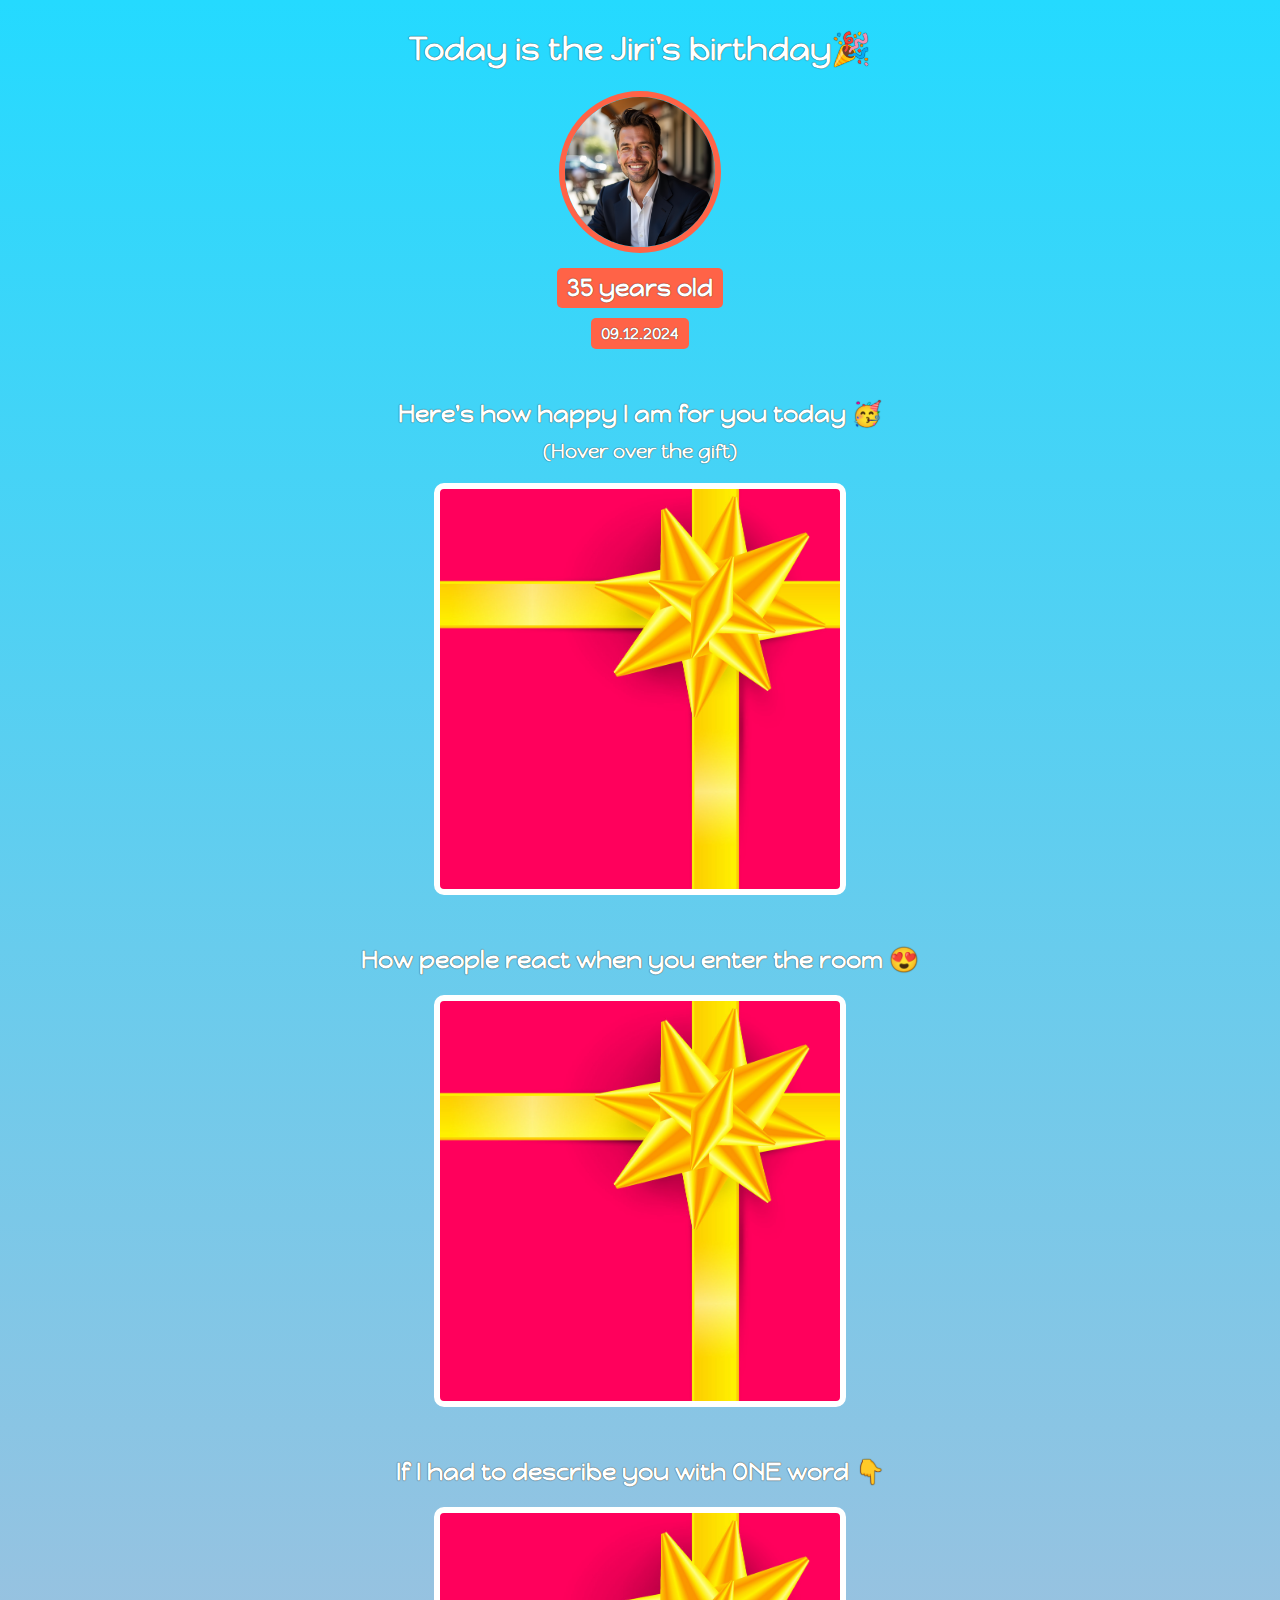
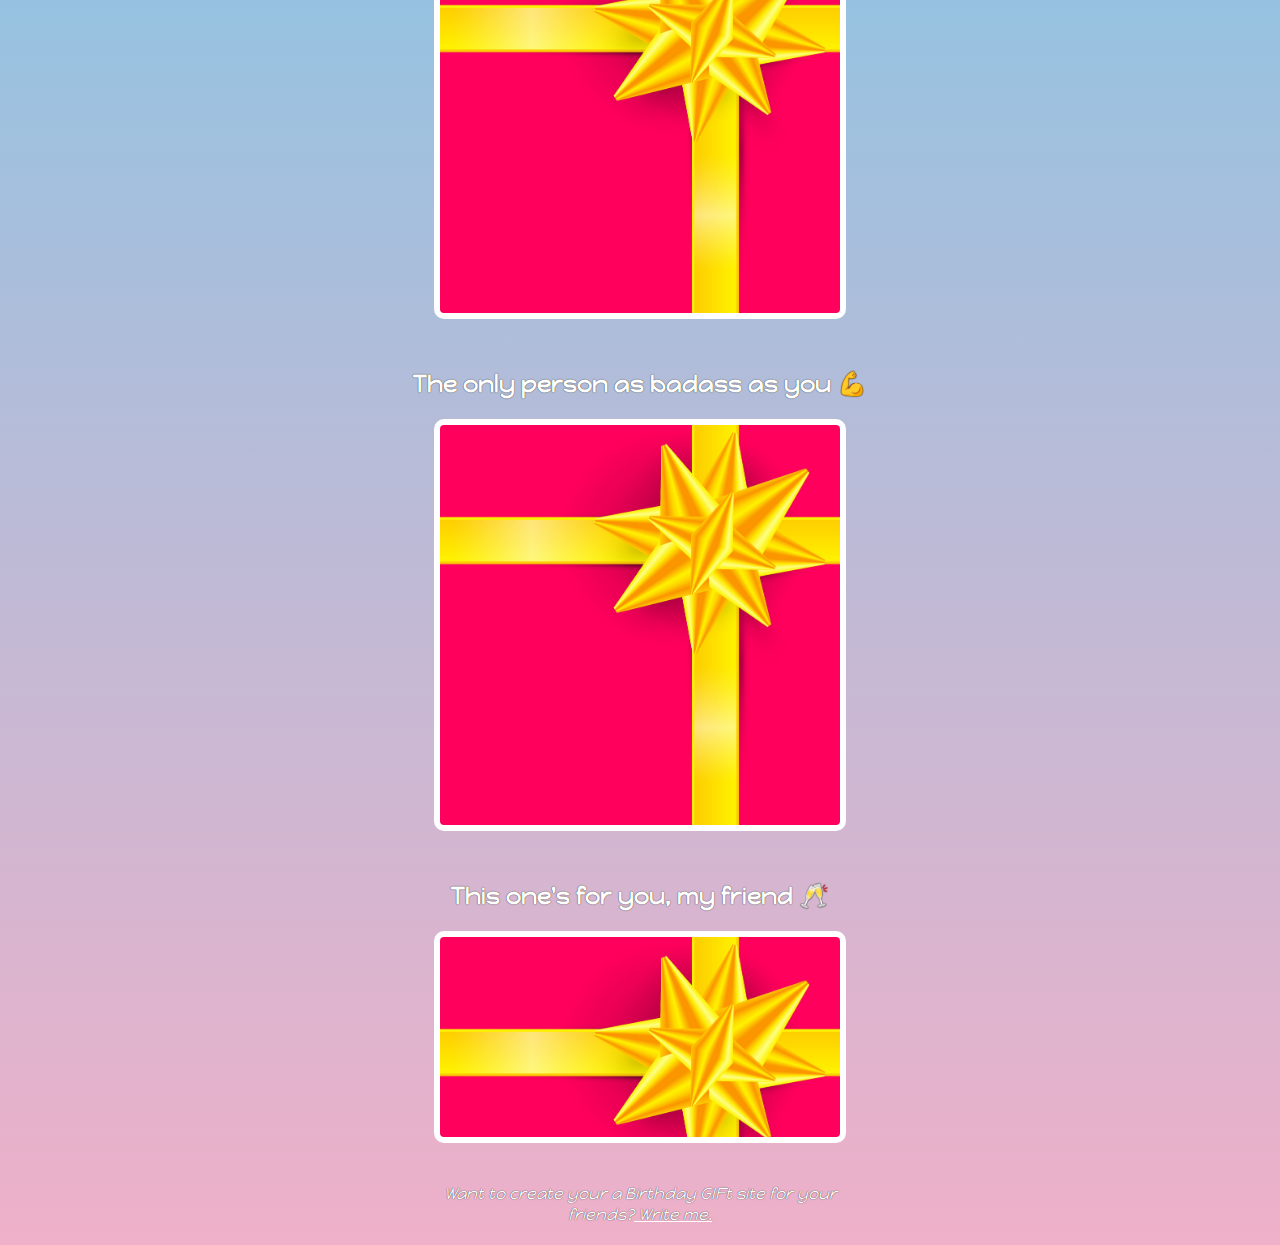
<file: html-css-projects/birthday-gift-site/index.html>
<html>
    <head>
        <link rel="preconnect" href="https://fonts.googleapis.com">
        <link rel="preconnect" href="https://fonts.gstatic.com" crossorigin>
        <link href="https://fonts.googleapis.com/css2?family=Happy+Monkey&display=swap" rel="stylesheet">
        <link rel="stylesheet" href="styles.css">
    </head>
    <body>
        <div id="header">
            <h1>Today is the Jiri's birthday🎉</h1>
            <img id="bff-img" src="images/jiri.png">
            <h2 id="bday-age">35 years old</h2>
            <h4 id="bday-date">09.12.2024</h4>
        </div>
        
        <div class="gift-section">
            <h2 class="gift-title">Here's how happy I am for you today 🥳</h2>
            <h3 class="gift-hint">(Hover over the gift)</h3>
            <div class="gift-img" id="gift-img-happy"></div>
        </div>
        
        <div class="gift-section">
            <h2 class="gift-title">How people react when you enter the room 😍</h2>
            <div class="gift-img" id="gift-img-hot"></div>
        </div>
        
        <div class="gift-section">
            <h2 class="gift-title">If I had to describe you with ONE word 👇</h2>
            <div class="gift-img" id="gift-img-genius"></div>
        </div>
        
        <div class="gift-section">
            <h2 class="gift-title">The only person as badass as you 💪</h2>
            <div class="gift-img" id="gift-img-badass"></div>
        </div>
        
         <div class="gift-section">
            <h2 class="gift-title">This one's for you, my friend 🥂</h2>
            <div class="gift-img" id="gift-img-cheers"></div>
        </div>
        
        <p id="footer">Want to create your a Birthday GIFt site for your friends?<a href="https://www.linkedin.com/in/oguzhan-dogdu/" target="_blank"> Write me.</a></p>
        
    </body>
</html>
</file>
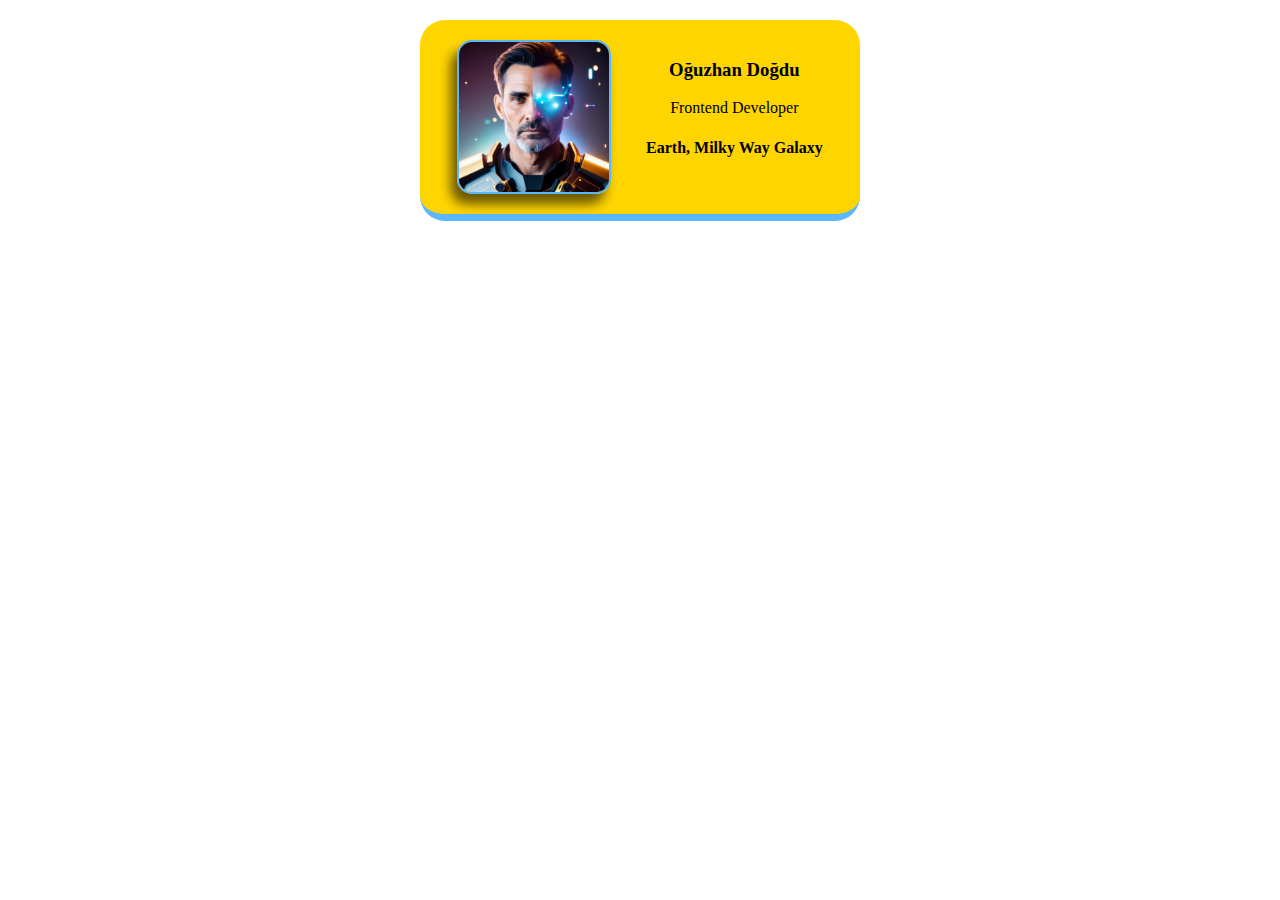
<file: html-css-projects/digital-business-card/index.html>
<html>
    <head>
        <link rel="stylesheet" href="styles.css" />
    </head>
    <body>
        <div class="card">
            <img class="avatar" src="images/me.png">
            <div class="text">
                <h3>Oğuzhan Doğdu</h3>
                <p>Frontend Developer</p>
                <h4>Earth, Milky Way Galaxy</h4>
            </div>
        </div>
    </body>
</html>
</file>
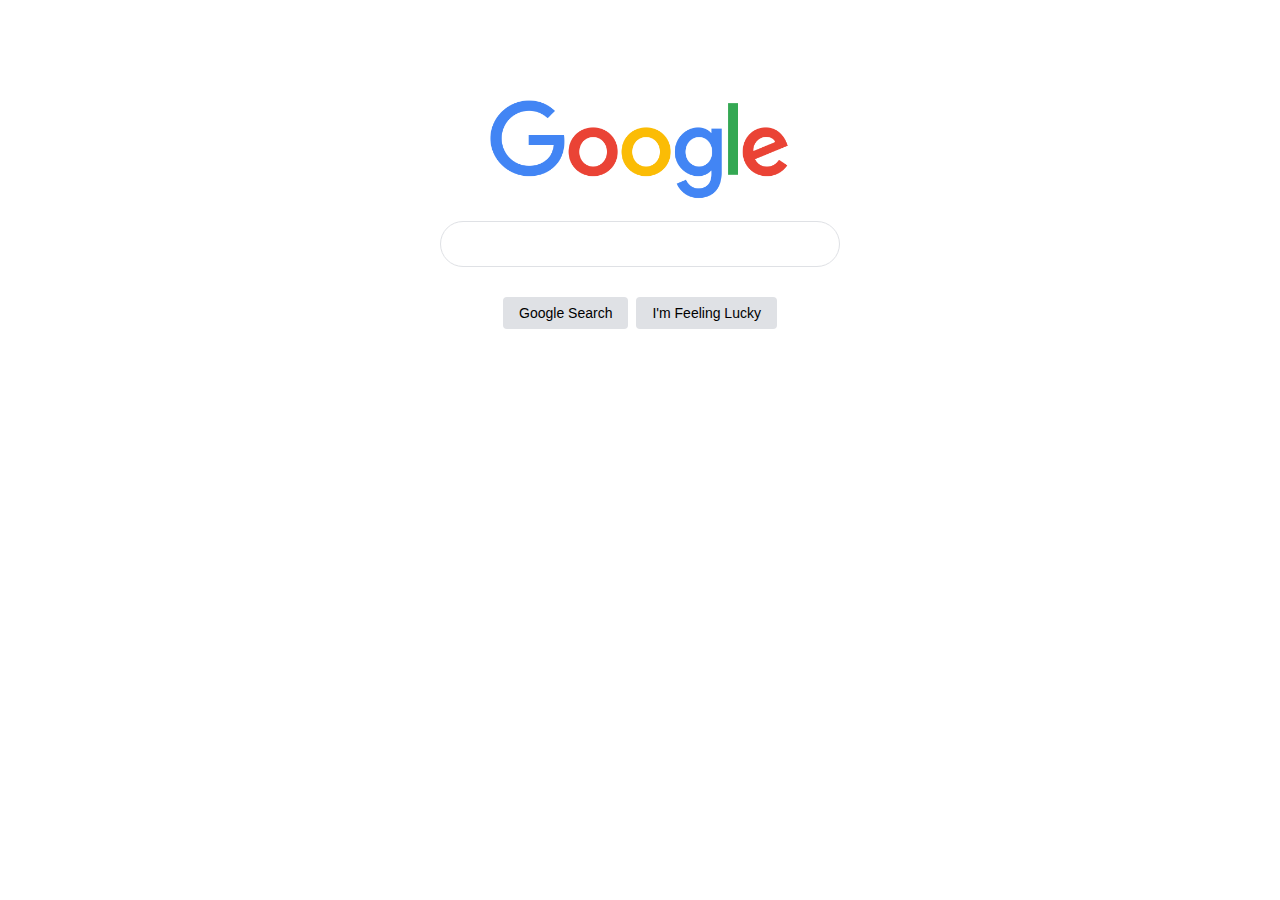
<file: html-css-projects/google.com-clone/index.html>
<html>
    <head>
        <link rel="stylesheet" href="styles.css" />
    </head>
    <body>
        <div class="main">
            <img class="logo-img" src="google.png" />
            <input class="search-input" type="text" />
            <div class="btn-wrapper">
                <button class="btn">Google Search</button>
                <button class="btn">I'm Feeling Lucky</button>
            </div>
        </div>
    </body>
</html>
</file>
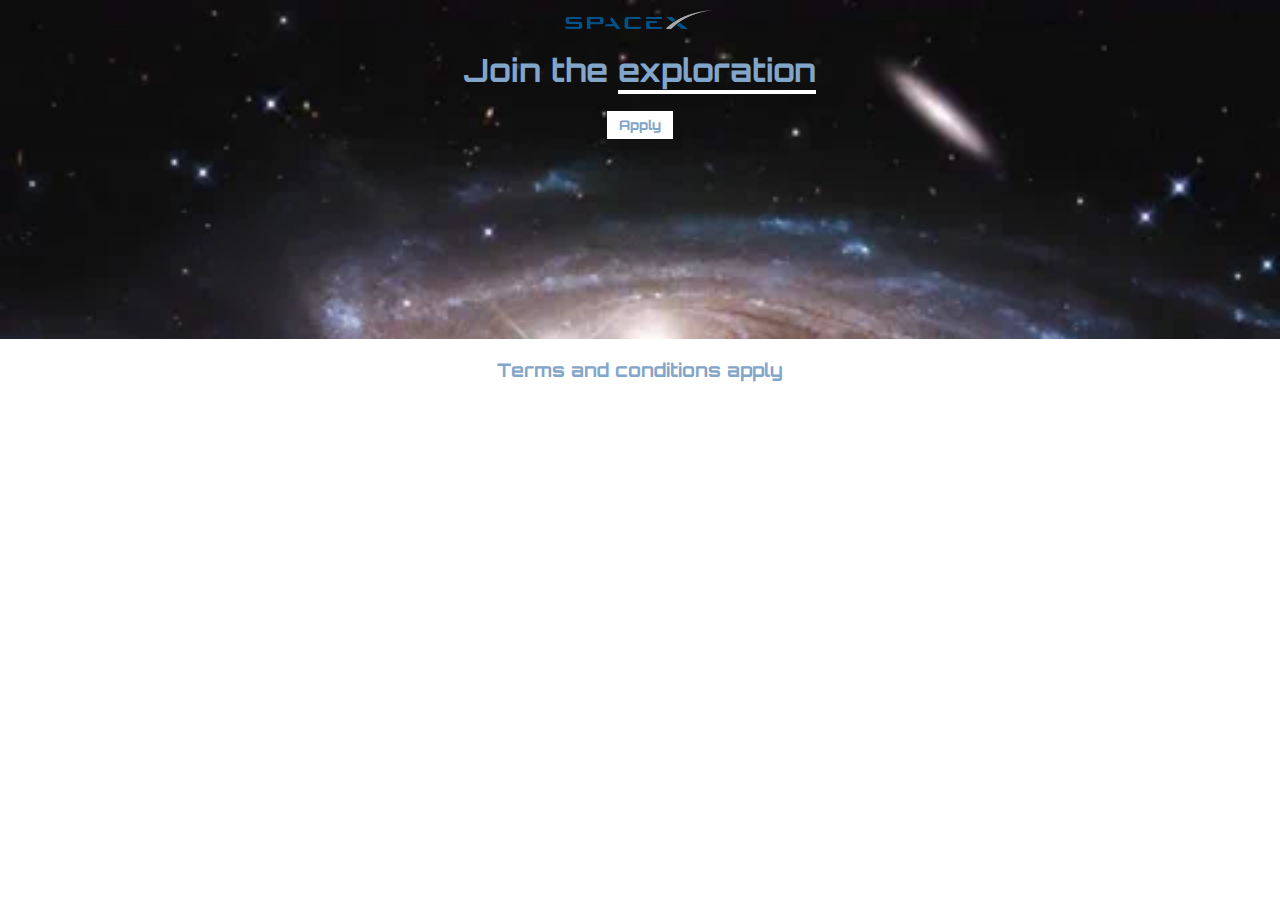
<file: html-css-projects/space-exploration-site/index.html>
<html>
    <head>
        <link rel="preconnect" href="https://fonts.googleapis.com">
        <link rel="preconnect" href="https://fonts.gstatic.com" crossorigin>
        <link href="https://fonts.googleapis.com/css2?family=Orbitron:wght@400;800&display=swap" rel="stylesheet">
        <link rel="stylesheet" href="styles.css" />
    </head>
    <body>
        <div id="hero">
            <img src="images/spacex.png" id="main-logo">
            <h1>Join the <span class="underline">exploration</span></h1>
            <button class="btn">Apply</button>
        </div>
        <h3>Terms and conditions apply</h3>
    </body>
</html>
</file>
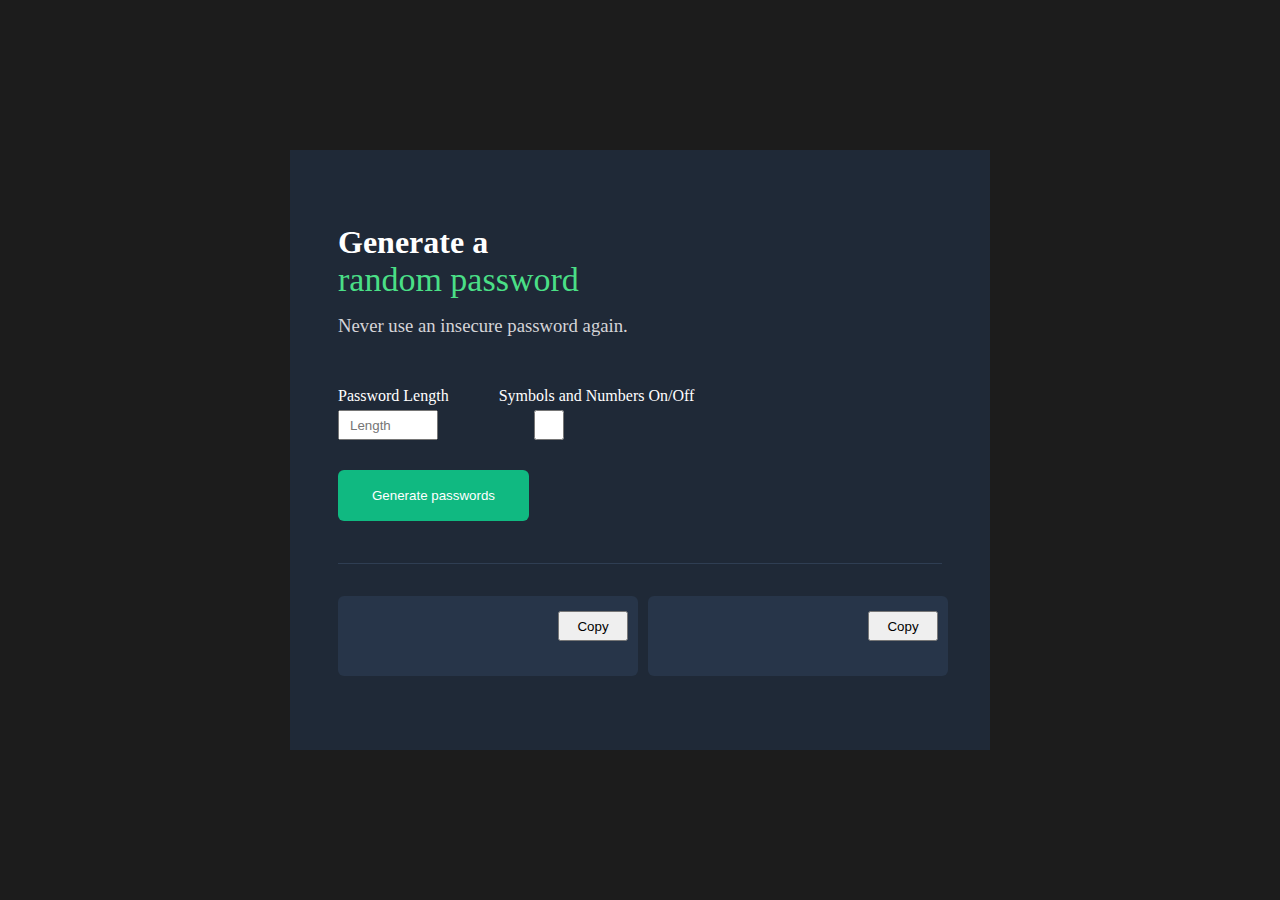
<file: javascript-projects/password-generator/index.html>
<html>
    <head>
        <link rel="stylesheet" href="index.css">
    </head>
    <body>
        
        <main class="main-container">
            <header> 
                <h1 >Generate a </h1>
                <p class="colorful-text"> random password </p>
                <h3>Never use an insecure password again. </h3>
            </header>
            
            <div class="utilities"> 
                
                <label for="password-lenght">
                     Password Length 
                    <input id="password-length" type="number" placeholder="Length"/>
                </label>
                
                <label for="toggle">
                    Symbols and Numbers On/Off
                    <input type="checkbox" id="toggle" value="off"/>
                </label>
                
            </div>
            
            <button class="btn" onclick="generate()" >Generate passwords</button>
             
            <div class="line"><div/>
            <div class="password-container">
                <div class="container">
                    <p id="container1" class="password"> </p>
                    <button class="password-button"  onclick="copy()"> Copy</button>
                </div>
                <div class="container">
                    <p id="container2" class="password"> </p>
                    <button class="password-button" onclick="copy()">Copy</button>
                </div>
            </div>
        </main>
        
        <script src="index.js"></script>
    </body>
</html>
</file>
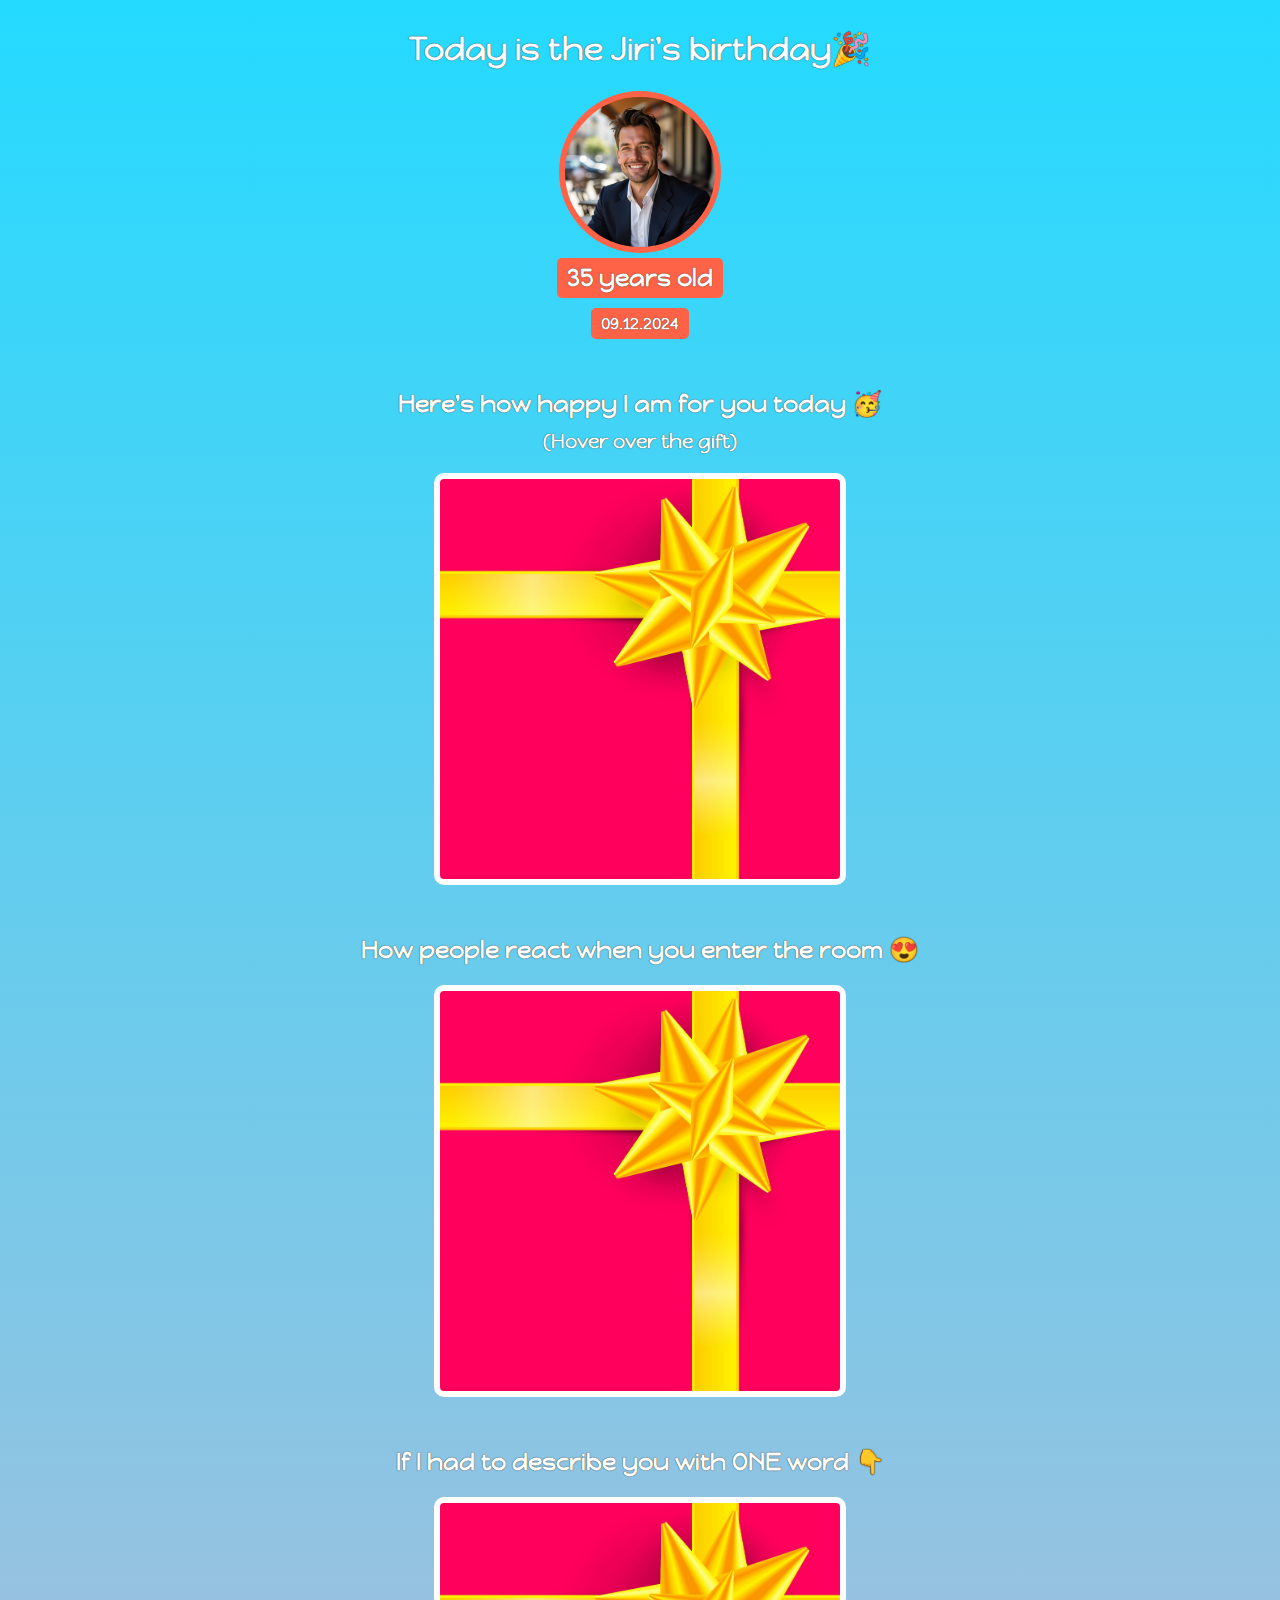
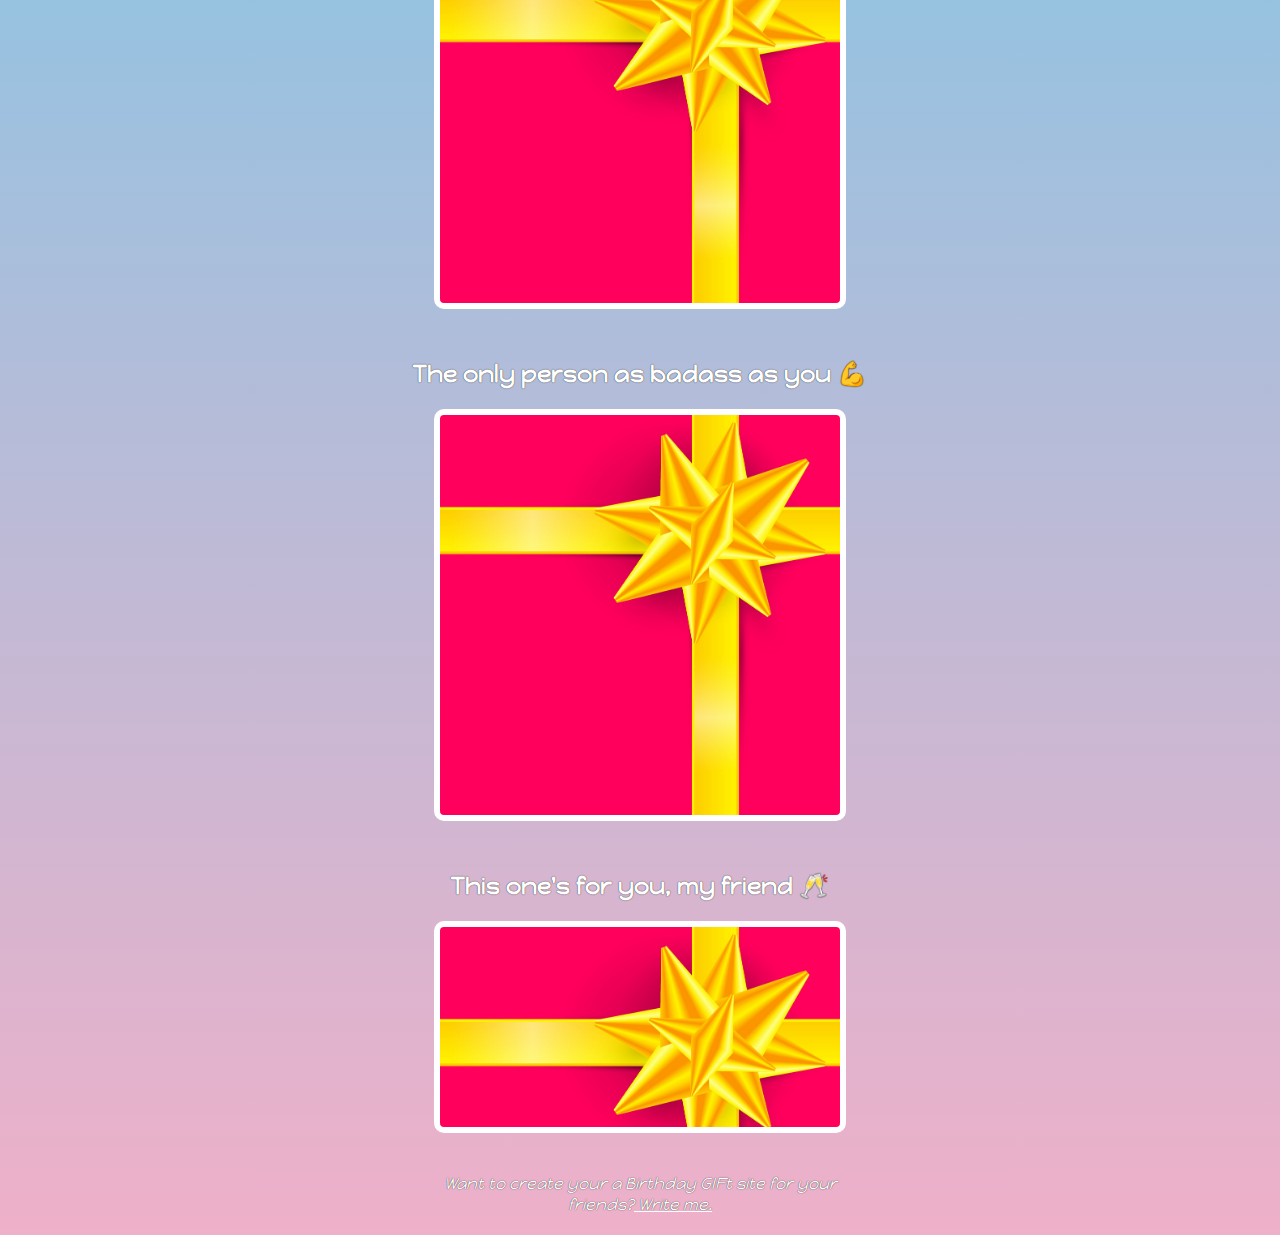
<file: html-css-projects/solo-projects/birthday-gift-site/index.html>
<html>
    <head>
        <link rel="preconnect" href="https://fonts.googleapis.com">
        <link rel="preconnect" href="https://fonts.gstatic.com" crossorigin>
        <link href="https://fonts.googleapis.com/css2?family=Happy+Monkey&display=swap" rel="stylesheet">
        <link rel="stylesheet" href="styles.css">
    </head>
    <body>
        <div id="header">
            <h1>Today is the Jiri's birthday🎉</h1>
           <div class="bpp-img">   </div>
            <h2 id="bday-age">35 years old</h2>
            <h4 id="bday-date">09.12.2024</h4>
        </div>
        
        <div class="gift-section">
            <h2 class="gift-title">Here's how happy I am for you today 🥳</h2>
            <h3 class="gift-hint">(Hover over the gift)</h3>
            <div class="gift-img" id="gift-img-happy"></div>
        </div>
        
        <div class="gift-section">
            <h2 class="gift-title">How people react when you enter the room 😍</h2>
            <div class="gift-img" id="gift-img-hot"></div>
        </div>
        
        <div class="gift-section">
            <h2 class="gift-title">If I had to describe you with ONE word 👇</h2>
            <div class="gift-img" id="gift-img-genius"></div>
        </div>
        
        <div class="gift-section">
            <h2 class="gift-title">The only person as badass as you 💪</h2>
            <div class="gift-img" id="gift-img-badass"></div>
        </div>
        
         <div class="gift-section">
            <h2 class="gift-title">This one's for you, my friend 🥂</h2>
            <div class="gift-img" id="gift-img-cheers"></div>
        </div>
        
        <p id="footer">Want to create your a Birthday GIFt site for your friends?<a href="https://www.linkedin.com/in/oguzhan-dogdu/" target="_blank"> Write me.</a></p>
        
    </body>
</html>
</file>
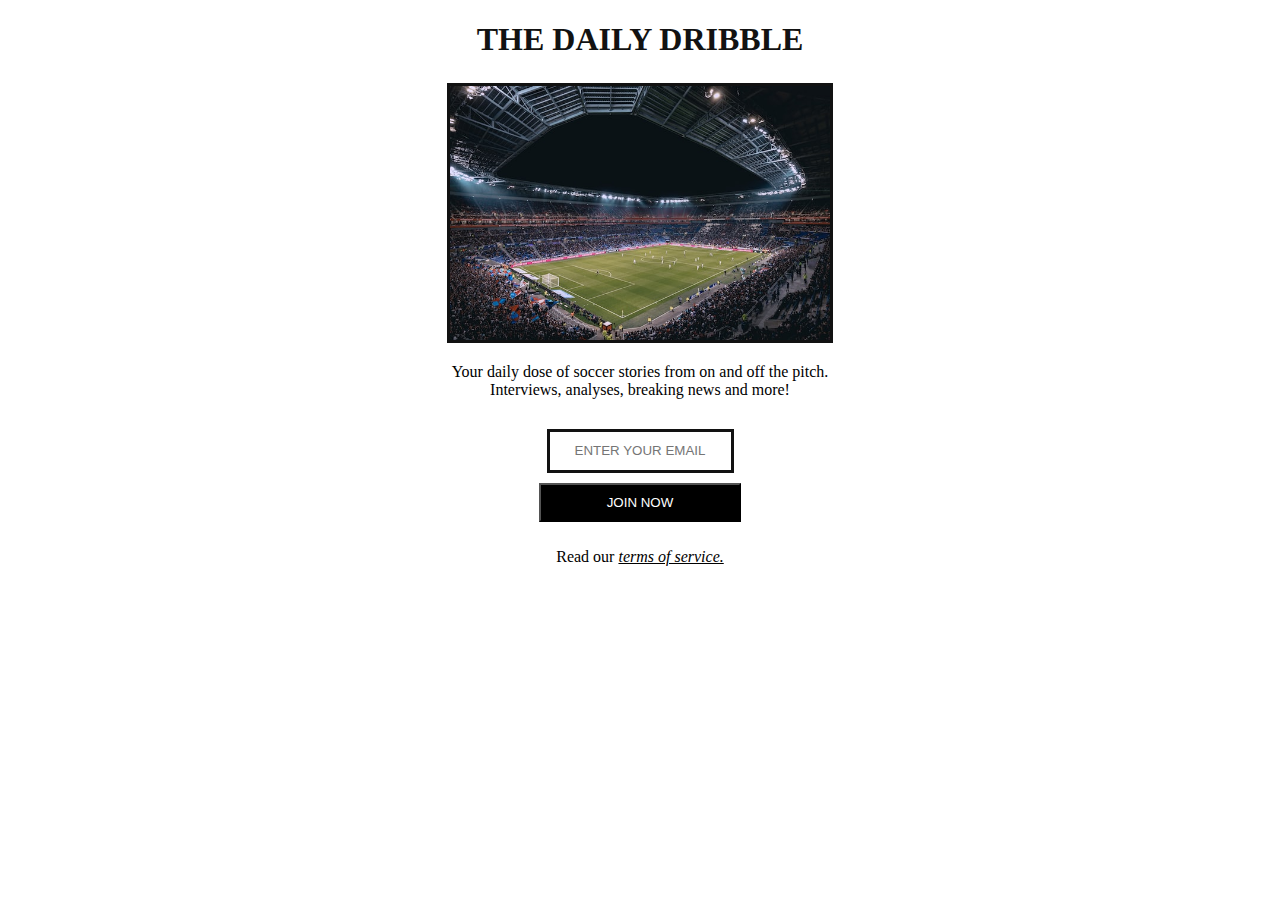
<file: html-css-projects/solo-projects/the-daily-dribble-newsletter/index.html>
<!doctype html>
<html>
    <head>
        <link rel="stylesheet" href="styles.css">
    </head>
    <body>
        <div class="main">
            <h1 class="title-h1">THE DAILY DRIBBLE</h1>
            
            <!-- Image credit: Thomas Serer https://unsplash.com/@jesusance -->
            <img src="stadium.jpg" class="img" />
            
            <p class="text"> 
                Your daily dose of soccer stories from on and off the pitch. Interviews, analyses, breaking news and more!
            </p>
            
        
            <div>
                <input class="input" placeholder="ENTER YOUR EMAIL"> 
            </div>
            
            <div>
                <button class="btn">JOIN NOW</button>
            </div>
            
            <p>Read our 
                <a class="link" target="_blank" href="www.google.com" > terms of service.</a> 
            </p>
            
        </div>
    </body>
</html>

<!--
THE DAILY DRIBBLE

Your daily dose of soccer stories from on and off the pitch. 
Interviews,  breaking news and more!

ENTER YOUR EMAIL


Read our terms of service.

 -->
</file>
<file: html-css-projects/birthday-gift-site/styles.css>
body {
    text-align: center;
    font-family: 'Happy Monkey', cursive;
    background: linear-gradient(#24DAFF, #EFB0C9);
    color: #ffffff;
}

h1, h2, h3, h4, p {
    text-shadow: 0 0 1px black;
}

#bff-img {
    width: 150px;
    border-radius: 50%;
    border: 6px solid tomato;
    margin-bottom: 10px;
}

#bday-age {
    background: tomato;
    padding: 5px 10px;
    border-radius: 5px;
    margin: 5px 0 10px 0;
}

#bday-date {
    margin: 0;
    background: tomato;
    padding: 5px 10px;
    border-radius: 5px;
}

#header {
    display: flex;
    flex-direction: column;
    align-items: center;
}

.gift-section {
    margin-top: 50px;
}

.gift-title {
    margin-bottom: 10px;
}

.gift-hint {
    margin-top: 0;
}

#gift-img-cheers {
    height: 200px;
}

.gift-img {
    margin: 20px auto;
    max-width: 400px;
    height: 400px;
    border: 6px solid white;
    border-radius: 10px;
    background-image: url("images/gift-cover.jpg");
    background-size: cover;
}

#gift-img-happy:hover {
    background-image: url("images/happy.gif");
}

#gift-img-hot:hover {
    background-image: url("images/hot.gif");
}

#gift-img-genius:hover {
    background-image: url("images/genius.gif");
}

#gift-img-badass:hover {
    background-image: url("images/badass.gif");
}

#gift-img-cheers:hover {
    background-image: url("images/cheers.gif");
}

#footer {
    font-style: italic;
    width: 400px;
    margin: 40px auto 20px;
}

a {
    color: white;
}
</file>
<file: html-css-projects/digital-business-card/styles.css>
body {
    margin: 20px;
    font-family: 'Times New Roman', Times, serif;
}


.card {
    width: 400px;
    margin: 0 auto;
    padding: 20px;
    display: flex;
    justify-content: space-around;
    text-align: center;
    background: #FFD500;
    color: black;
    border-bottom: 7px solid #5AB7FF;
    border-radius: 25px;
    transition: height 0.6s ease, background 0.6s ease, border-color 0.6s ease;
}

.avatar {
    width: 150px;
    height: 150px;
    border: 2px solid #5AB7FF;
    border-radius: 15px;
    box-shadow: -6px 10px 12px rgba(0, 0, 0, 0.6);
    transition: transform 0.6s ease, box-shadow 0.6s ease, border-color 0.6s ease;
}

.text {
    transition: transform 0.6s ease, color 0.6s ease;
}

.card:hover {
    background: #5AB7FF;
    border-bottom: 7px solid #FFD500;
    height: 275px;
}

.card:hover .avatar {
    box-shadow: none;
    border: 2px solid #FFD500;
    transform: translate(100px);
}

.card:hover .text {
    transform: translate(-100px, 150px);
    color: white;
}
</file>
<file: html-css-projects/google.com-clone/styles.css>
.main {
    margin-top: 100px;    
}

.logo-img {
    display: block;
    width: 300px;
    margin-bottom: 20px;
    margin-left: auto;
    margin-right: auto;
}

.search-input {
    display: block;
    width: 400px;
    margin-left: auto;
    margin-right: auto;
    line-height: 24px;
    padding-top: 10px;
    padding-bottom: 10px;
    padding-left: 30px;
    padding-right: 30px;
    border: 1px solid #dfe1e5;
    border-radius: 24px;
}

.btn-wrapper {
    display: flex;
    justify-content: center;
}

.btn {
    margin-left: 4px;
    margin-right: 4px;
    margin-top: 30px;
    background: #dfe1e5;
    border: none;
    padding-top: 8px;
    padding-bottom: 8px;
    padding-left: 16px;
    padding-right: 16px;
    border-radius: 4px;
    font-size: 14px;
}
</file>
<file: html-css-projects/space-exploration-site/styles.css>
body {
    margin: 0;
    color: #82a5ca;
    text-align: center;
    font-family: 'Orbitron', sans-serif;
}

#hero {
    background-image: url("images/galaxy.webp");
    background-size: cover;
    padding: 10px 0 200px 0;
}

#main-logo {
    width: 150px;
}

/*
Challenge:
Add a blurred border around the <h1> using
the text-shadow technique you just learned. Set
the blur to 4px and the color to black.
*/

.btn {
    padding: 6px 12px;
    background: white;
    border: none;
    font-family: 'Orbitron', sans-serif;
    color: #82a5ca;
    font-weight: 800;
}

.underline {
    border-bottom: 4px solid white;
}
</file>
<file: javascript-projects/password-generator/index.css>
* {
  box-sizing: border-box;
  margin: 0 ;
  padding: 0;
}

body {
    display: flex;
    align-items: center;
    justify-content: center;
    background-color: #1C1C1C;
    min-height: 100vh;
    color: white;
   
    
}


.main-container{
    background-color: #1F2937;
    display: flex;
    justify-content: center;
    flex-direction: column;
    width: 700px;
    height: 600px;
    padding: 3rem;
    gap: 10px;
}

h1{
    color: white;
    margin: 0;
    
}
.colorful-text{
    color: #4ADF86;
    font-size:34px;
    margin-bottom: 1rem;
    
}
h3{
    font-weight: 200;
    margin-bottom: 2.5rem;
    color:#D5D4D8;
}

.btn{
    background-color: #10B981;
    color: white;
    width: 191px;
    height: 51px;
    border-radius: 6px;
    border: none;
    margin-bottom: 2rem;
    cursor: pointer;
}

.line{
    border-top: 1px solid #2F3E53;
}

.password-container{
    display: flex;
    gap: 10px;
    border: none;
    margin-top: 2rem;
    
}

.container{
    background-color: #273549;
    display: flex;
    overflow: auto;
    white-space: normal;

    justify-content: space-between;

    border-radius: 6px;
    min-height: 80px;
    min-width: 300px;
    
    padding: 15px 10px;
    color: #55F991;
    
}

@media (max-width:600px){
    .password-container{
        flex-direction: column;
    }
}

.utilities{
    display: flex;
    gap: 50px;
    margin-bottom: 20px;
}


input{
    display: block;
    margin-top: 5px;
    width: 100px;
    height: 30px;
    padding: 5px 10px;
}

.password{
    font-size: 1rem;
    padding: 5px;
        
}
.password-button{
    height: 30px;
    width: 70px;
    padding: 5px 10px;
}
</file>
<file: html-css-projects/solo-projects/birthday-gift-site/styles.css>
body {
    text-align: center;
    font-family: 'Happy Monkey', cursive;
    background: linear-gradient(#24DAFF, #EFB0C9);
    color: #ffffff;
}

h1, h2, h3, h4, p {
    text-shadow: 0 0 1px black;
}

.bpp-img {
    width: 150px;
    height: 150px;
    border-radius: 50%;
    background-image: url("images/jiri.png");
    background-size: cover;
    background-position: center;
    border: 6px solid tomato;
    transition: background-image 0.3s ease; /* Geçiş animasyonu */
}

#bday-age {
    background: tomato;
    padding: 5px 10px;
    border-radius: 5px;
    margin: 5px 0 10px 0;
}

#bday-date {
    margin: 0;
    background: tomato;
    padding: 5px 10px;
    border-radius: 5px;
}

#header {
    display: flex;
    flex-direction: column;
    align-items: center;
}

.gift-section {
    margin-top: 50px;
}

.gift-title {
    margin-bottom: 10px;
}

.gift-hint {
    margin-top: 0;
}

#gift-img-cheers {
    height: 200px;
}

.gift-img {
    margin: 20px auto;
    max-width: 400px;
    height: 400px;
    border: 6px solid white;
    border-radius: 10px;
    background-image: url("images/gift-cover.jpg");
    background-size: cover;
}

#gift-img-happy:hover {
    background-image: url("images/happy.gif");
}

#gift-img-hot:hover {
    background-image: url("images/hot.gif");
}

#gift-img-genius:hover {
    background-image: url("images/genius.gif");
}

#gift-img-badass:hover {
    background-image: url("images/badass.gif");
}

#gift-img-cheers:hover {
    background-image: url("images/cheers.gif");
}

#footer {
    font-style: italic;
    width: 400px;
    margin: 40px auto 20px
}

a {
    color: white;
}

.bpp-img:hover {
    background-image: url("images/cake.png");
  }
</file>
<file: html-css-projects/solo-projects/the-daily-dribble-newsletter/styles.css>
.main{
text-align: center;

}


.title-h1{
    color: #121212;
    margin-bottom: 25px;
}

.img{
    width:380px ;
    border: 3px solid #121212;

}

.text{
    width:380px;
    margin-left: auto;
    margin-right: auto;
    margin-bottom: 30px;
}

.input{
    text-align: center;
    line-height: 30px;
    padding-top: 4px;
    padding-bottom: 4px;
    margin-bottom: 10px;
    border: 3px solid #121212;
}

.btn{
    text-align: center;
    width: 202px;
    padding-top: 10px;
    padding-bottom: 10px;
    background: black;
    color: white;
    margin-bottom: 10px;
}


.link{
    color: black;
    font-style: italic;
}
</file>
